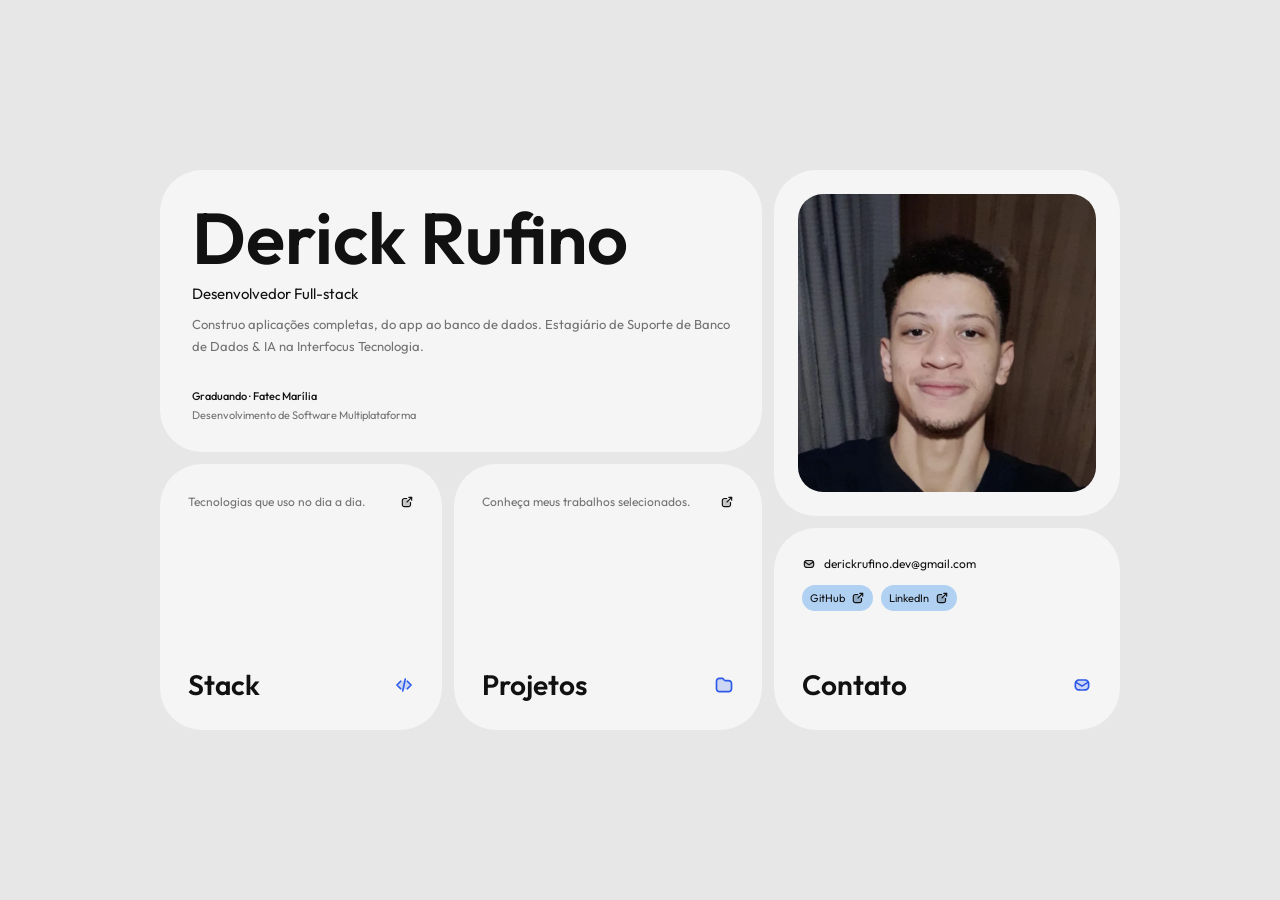
<file: index.html>
<!doctype html>
<html lang="pt-BR">

<head>
  <meta charset="UTF-8" />
  <meta name="viewport" content="width=device-width, initial-scale=1.0" />
  <meta name="description"
    content="Portfólio de Derick Rufino, desenvolvedor full-stack e estudante de Desenvolvimento de Software Multiplataforma na Fatec Marília." />
  <meta name="color-scheme" content="dark light" />

  <link rel="preconnect" href="https://fonts.googleapis.com" />
  <link rel="preconnect" href="https://fonts.gstatic.com" crossorigin />
  <link href="https://fonts.googleapis.com/css2?family=Outfit:wght@100..900&display=swap" rel="stylesheet" />

  <title>Derick Rufino · Portfólio</title>

  <link rel="stylesheet" href="global.css" />
  <link rel="stylesheet" href="icons.css" />
  <link rel="stylesheet" href="style.css" />
</head>

<body class="page-home">
  <main class="bento">
    <h1 class="visually-hidden">Derick Rufino — Portfólio</h1>

    <div class="bento-column bento-main">
      <a class="tile tile-intro" href="sobre.html">
        <span class="intro-profile">
          <span class="intro-name">Derick Rufino</span>
          <span class="intro-role">Desenvolvedor Full-stack</span>
          <span class="intro-summary">Construo aplicações completas, do app ao banco de dados. Estagiário de
            Suporte de Banco de Dados &amp; IA na Interfocus Tecnologia.</span>
        </span>
        <span class="intro-education">
          <span class="intro-institution">Graduando · Fatec Marília</span>
          <span class="intro-course">Desenvolvimento de Software Multiplataforma</span>
        </span>
      </a>

      <div class="bento-shortcuts">
        <a class="tile tile-shortcut tile-stack" href="stack.html">
          <span class="tile-hint">Tecnologias que uso no dia a dia.<span class="icon icon-sm icon-out tone-neutral"
              aria-hidden="true"></span></span>
          <span class="tile-heading">Stack<span class="icon icon-md icon-code tone-accent"
              aria-hidden="true"></span></span>
        </a>

        <a class="tile tile-shortcut tile-projects" href="projetos.html">
          <span class="tile-hint">Conheça meus trabalhos selecionados.<span class="icon icon-sm icon-out tone-neutral"
              aria-hidden="true"></span></span>
          <span class="tile-heading">Projetos<span class="icon icon-md icon-layers tone-accent"
              aria-hidden="true"></span></span>
        </a>
      </div>
    </div>

    <div class="bento-column bento-side">
      <div class="tile tile-photo">
        <img class="photo" src="assets/img/foto.webp" width="720" height="720" alt="Foto de Derick Rufino" />
      </div>

      <!-- Tile clicável com links dentro: o link de fundo cobre o tile e os outros ficam por cima. -->
      <div class="tile tile-shortcut tile-contact">
        <a class="tile-hit" href="sobre.html#contato" aria-label="Contato — ver todas as formas de contato"></a>
        <div class="contact-links">
          <a class="contact-email" href="mailto:derickrufino.dev@gmail.com"><span
              class="icon icon-sm icon-mail tone-neutral" aria-hidden="true"></span>derickrufino.dev@gmail.com</a>
          <div class="contact-socials">
            <a class="contact-pill" href="https://github.com/derick-rufino" target="_blank"
              rel="noopener noreferrer">GitHub<span class="icon icon-sm icon-out tone-neutral"
                aria-hidden="true"></span></a>
            <a class="contact-pill" href="https://www.linkedin.com/in/derick-rufino" target="_blank"
              rel="noopener noreferrer">LinkedIn<span class="icon icon-sm icon-out tone-neutral"
                aria-hidden="true"></span></a>
          </div>
        </div>
        <span class="tile-heading" aria-hidden="true">Contato<span
            class="icon icon-md icon-mail tone-accent"></span></span>
      </div>
    </div>
  </main>
</body>

</html>
</file>
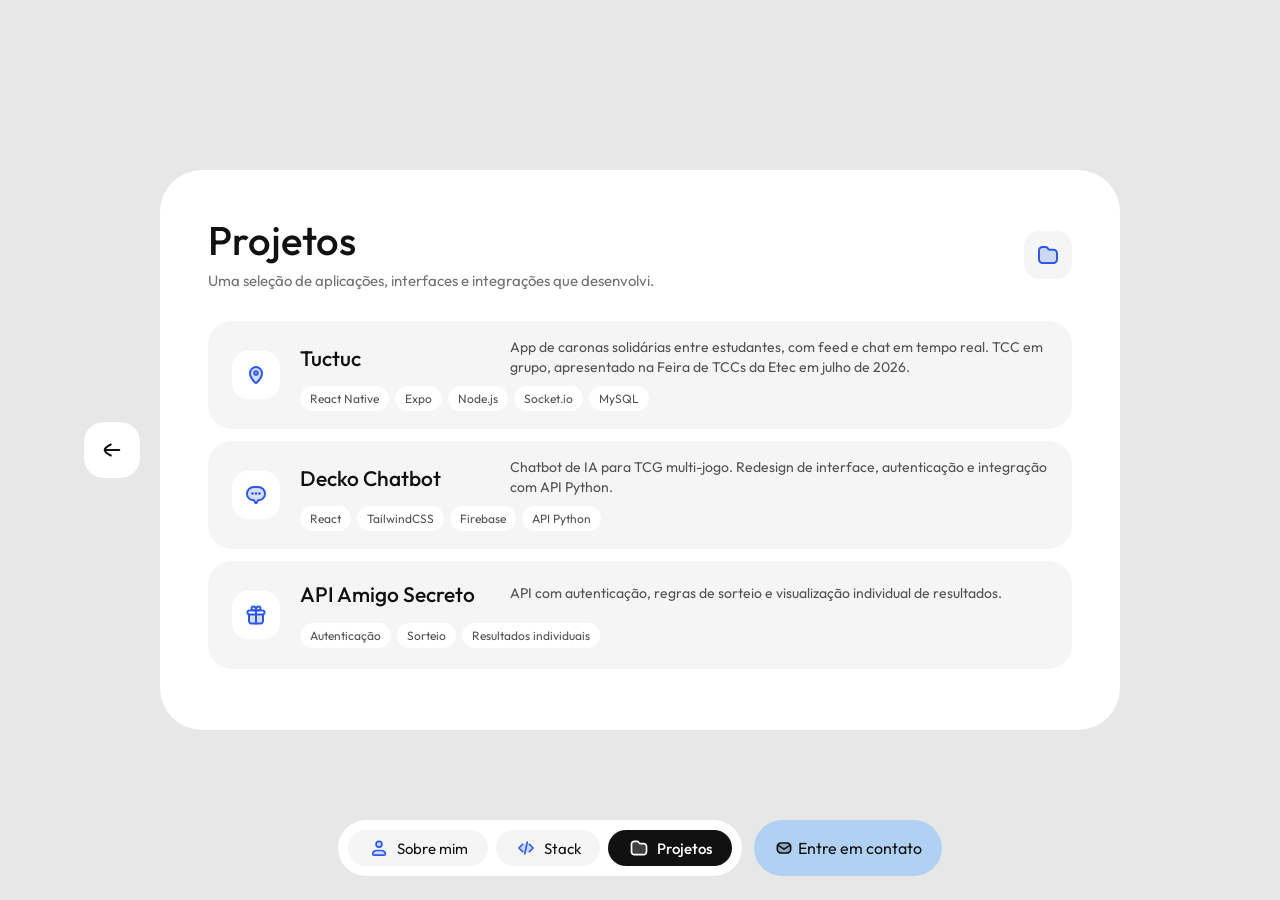
<file: projetos.html>
<!doctype html>
<html lang="pt-BR">

<head>
  <meta charset="UTF-8" />
  <meta name="viewport" content="width=device-width, initial-scale=1.0" />
  <meta name="description" content="Projetos de Derick Rufino: Tuctuc, Decko Chatbot e API Amigo Secreto." />
  <meta name="color-scheme" content="dark light" />

  <link rel="preconnect" href="https://fonts.googleapis.com" />
  <link rel="preconnect" href="https://fonts.gstatic.com" crossorigin />
  <link href="https://fonts.googleapis.com/css2?family=Outfit:wght@100..900&display=swap" rel="stylesheet" />

  <title>Projetos · Derick Rufino</title>

  <link rel="stylesheet" href="global.css" />
  <link rel="stylesheet" href="icons.css" />
  <link rel="stylesheet" href="style.css" />
</head>

<body class="page-section page-projetos">
  <a class="back-button" href="index.html" aria-label="Voltar ao início"><span class="icon icon-lg icon-back tone-neutral"
      aria-hidden="true"></span></a>

  <main class="panel">
    <header class="section-header">
      <div class="section-intro">
        <h1 class="section-title">Projetos</h1>
        <p class="section-subtitle">Uma seleção de aplicações, interfaces e integrações que desenvolvi.</p>
      </div>
      <span class="section-symbol" aria-hidden="true"><span class="icon icon-layers tone-accent"></span></span>
    </header>

    <ul class="project-list">
      <li>
        <article class="card project">
          <span class="project-symbol" aria-hidden="true"><span class="icon icon-car tone-accent"></span></span>
          <h2 class="project-name">Tuctuc</h2>
          <p class="project-description">App de caronas solidárias entre estudantes, com feed e chat em tempo real.
            TCC em grupo, apresentado na Feira de TCCs da Etec em julho de 2026.</p>
          <ul class="tag-list" aria-label="Tecnologias">
            <li class="tag">React Native</li>
            <li class="tag">Expo</li>
            <li class="tag">Node.js</li>
            <li class="tag">Socket.io</li>
            <li class="tag">MySQL</li>
          </ul>
        </article>
      </li>
      <li>
        <article class="card project">
          <span class="project-symbol" aria-hidden="true"><span class="icon icon-bot tone-accent"></span></span>
          <h2 class="project-name">Decko Chatbot</h2>
          <p class="project-description">Chatbot de IA para TCG multi-jogo. Redesign de interface, autenticação e
            integração com API Python.</p>
          <ul class="tag-list" aria-label="Tecnologias">
            <li class="tag">React</li>
            <li class="tag">TailwindCSS</li>
            <li class="tag">Firebase</li>
            <li class="tag">API Python</li>
          </ul>
        </article>
      </li>
      <li>
        <article class="card project">
          <span class="project-symbol" aria-hidden="true"><span class="icon icon-gift tone-accent"></span></span>
          <h2 class="project-name">API Amigo Secreto</h2>
          <p class="project-description">API com autenticação, regras de sorteio e visualização individual de
            resultados.</p>
          <ul class="tag-list" aria-label="Características">
            <li class="tag">Autenticação</li>
            <li class="tag">Sorteio</li>
            <li class="tag">Resultados individuais</li>
          </ul>
        </article>
      </li>
    </ul>
  </main>

  <nav class="bottom-nav" aria-label="Seções">
    <ul class="nav-group">
      <li><a class="nav-item nav-sobre" href="sobre.html"><img class="nav-avatar" src="assets/img/avatar.webp" width="28" height="28" alt="" /><span
            class="icon icon-md icon-user tone-accent" aria-hidden="true"></span><span class="nav-label">Sobre
            mim</span></a></li>
      <li><a class="nav-item nav-stack" href="stack.html"><span class="icon icon-md icon-code tone-accent"
            aria-hidden="true"></span><span class="nav-label">Stack</span></a></li>
      <li><a class="nav-item nav-projetos" href="projetos.html" aria-current="page"><span
            class="icon icon-md icon-layers tone-accent" aria-hidden="true"></span><span
            class="nav-label">Projetos</span></a></li>
    </ul>
    <a class="contact-button" href="sobre.html#contato"><span class="icon icon-md icon-mail tone-neutral"
        aria-hidden="true"></span>Entre em contato</a>
  </nav>
</body>

</html>
</file>
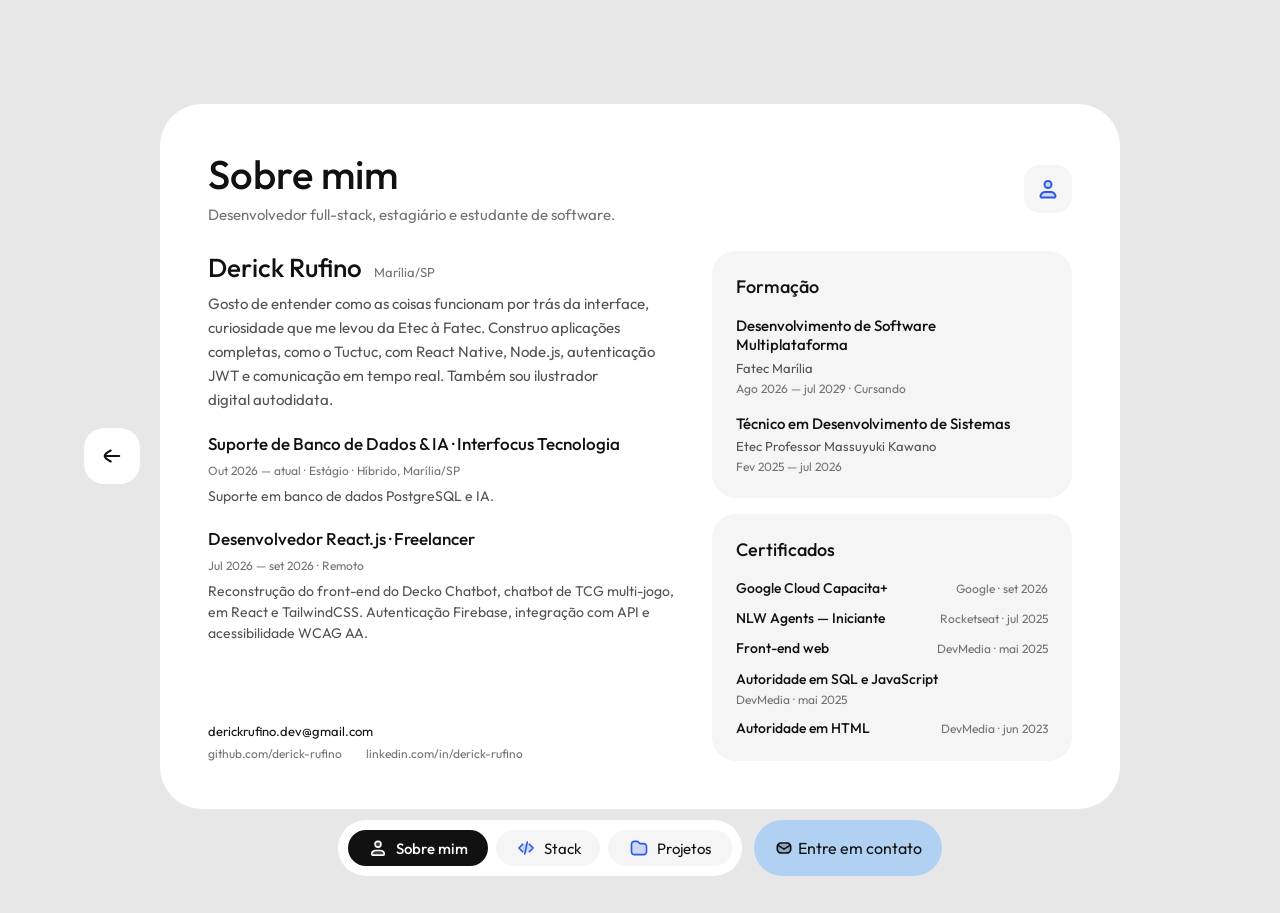
<file: sobre.html>
<!doctype html>
<html lang="pt-BR">

<head>
  <meta charset="UTF-8" />
  <meta name="viewport" content="width=device-width, initial-scale=1.0" />
  <meta name="description"
    content="Sobre Derick Rufino: experiência, formação acadêmica, certificados e contato." />
  <meta name="color-scheme" content="dark light" />

  <link rel="preconnect" href="https://fonts.googleapis.com" />
  <link rel="preconnect" href="https://fonts.gstatic.com" crossorigin />
  <link href="https://fonts.googleapis.com/css2?family=Outfit:wght@100..900&display=swap" rel="stylesheet" />

  <title>Sobre mim · Derick Rufino</title>

  <link rel="stylesheet" href="global.css" />
  <link rel="stylesheet" href="icons.css" />
  <link rel="stylesheet" href="style.css" />
</head>

<body class="page-section page-sobre">
  <a class="back-button" href="index.html" aria-label="Voltar ao início"><span class="icon icon-lg icon-back tone-neutral"
      aria-hidden="true"></span></a>

  <main class="panel">
    <header class="section-header">
      <div class="section-intro">
        <h1 class="section-title">Sobre mim</h1>
        <p class="section-subtitle">Desenvolvedor full-stack, estagiário e estudante de software.</p>
      </div>
      <span class="section-symbol" aria-hidden="true"><span class="icon icon-user tone-accent"></span></span>
    </header>

    <div class="about-track">
      <div class="about-profile">
        <section class="about-block" aria-labelledby="perfil">
          <div class="about-identity">
            <h2 class="about-name" id="perfil">Derick Rufino</h2>
            <span class="text-meta">Marília/SP</span>
          </div>
          <p class="about-bio">
            Gosto de entender como as coisas funcionam por trás da interface, curiosidade que me levou da Etec à
            Fatec. Construo aplicações completas, como o Tuctuc, com React Native, Node.js, autenticação JWT e
            comunicação em tempo real. Também sou ilustrador digital autodidata.
          </p>
        </section>

        <section class="about-experience" aria-labelledby="experiencia">
          <h2 class="visually-hidden" id="experiencia">Experiência</h2>
          <article class="about-block">
            <h3 class="about-role">Suporte de Banco de Dados &amp; IA · Interfocus Tecnologia</h3>
            <span class="text-caption">Out 2026 — atual · Estágio · Híbrido, Marília/SP</span>
            <p class="about-role-description">Suporte em banco de dados PostgreSQL e IA.</p>
          </article>
          <article class="about-block">
            <h3 class="about-role">Desenvolvedor React.js · Freelancer</h3>
            <span class="text-caption">Jul 2026 — set 2026 · Remoto</span>
            <p class="about-role-description">
              Reconstrução do front-end do Decko Chatbot, chatbot de TCG multi-jogo, em React e TailwindCSS.
              Autenticação Firebase, integração com API e acessibilidade WCAG AA.
            </p>
          </article>
        </section>
      </div>

      <div class="about-cards">
        <section class="card about-list" aria-labelledby="formacao">
          <h2 class="card-title" id="formacao">Formação</h2>
          <ul class="about-items">
            <li class="about-item">
              <h3 class="about-item-title">Desenvolvimento de Software Multiplataforma</h3>
              <span class="text-meta about-item-source">Fatec Marília</span>
              <span class="text-caption">Ago 2026 — jul 2029 · Cursando</span>
            </li>
            <li class="about-item">
              <h3 class="about-item-title">Técnico em Desenvolvimento de Sistemas</h3>
              <span class="text-meta about-item-source">Etec Professor Massuyuki Kawano</span>
              <span class="text-caption">Fev 2025 — jul 2026</span>
            </li>
          </ul>
        </section>

        <section class="card about-list" aria-labelledby="certificados">
          <h2 class="card-title" id="certificados">Certificados</h2>
          <ul class="about-items about-items-compact">
            <li class="about-item">
              <h3 class="about-item-title">Google Cloud Capacita+</h3>
              <span class="text-caption">Google · set 2026</span>
            </li>
            <li class="about-item">
              <h3 class="about-item-title">NLW Agents — Iniciante</h3>
              <span class="text-caption">Rocketseat · jul 2025</span>
            </li>
            <li class="about-item">
              <h3 class="about-item-title">Front-end web</h3>
              <span class="text-caption">DevMedia · mai 2025</span>
            </li>
            <li class="about-item">
              <h3 class="about-item-title">Autoridade em SQL e JavaScript</h3>
              <span class="text-caption">DevMedia · mai 2025</span>
            </li>
            <li class="about-item">
              <h3 class="about-item-title">Autoridade em HTML</h3>
              <span class="text-caption">DevMedia · jun 2023</span>
            </li>
          </ul>
        </section>
      </div>
      <address class="about-contact" id="contato">
        <h2 class="visually-hidden">Contato</h2>
        <a class="about-email" href="mailto:derickrufino.dev@gmail.com">derickrufino.dev@gmail.com</a>
        <div class="about-socials">
          <a class="text-caption" href="https://github.com/derick-rufino" target="_blank"
            rel="noopener noreferrer">github.com/derick-rufino</a>
          <a class="text-caption" href="https://www.linkedin.com/in/derick-rufino" target="_blank"
            rel="noopener noreferrer">linkedin.com/in/derick-rufino</a>
        </div>
      </address>
    </div>
  </main>

  <nav class="bottom-nav" aria-label="Seções">
    <ul class="nav-group">
      <li><a class="nav-item nav-sobre" href="sobre.html" aria-current="page"><img class="nav-avatar" src="assets/img/avatar.webp" width="28" height="28" alt="" /><span class="icon icon-md icon-user tone-accent"
            aria-hidden="true"></span><span class="nav-label">Sobre mim</span></a></li>
      <li><a class="nav-item nav-stack" href="stack.html"><span class="icon icon-md icon-code tone-accent"
            aria-hidden="true"></span><span class="nav-label">Stack</span></a></li>
      <li><a class="nav-item nav-projetos" href="projetos.html"><span class="icon icon-md icon-layers tone-accent"
            aria-hidden="true"></span><span class="nav-label">Projetos</span></a></li>
    </ul>
    <a class="contact-button" href="sobre.html#contato"><span class="icon icon-md icon-mail tone-neutral"
        aria-hidden="true"></span>Entre em contato</a>
  </nav>
</body>

</html>
</file>
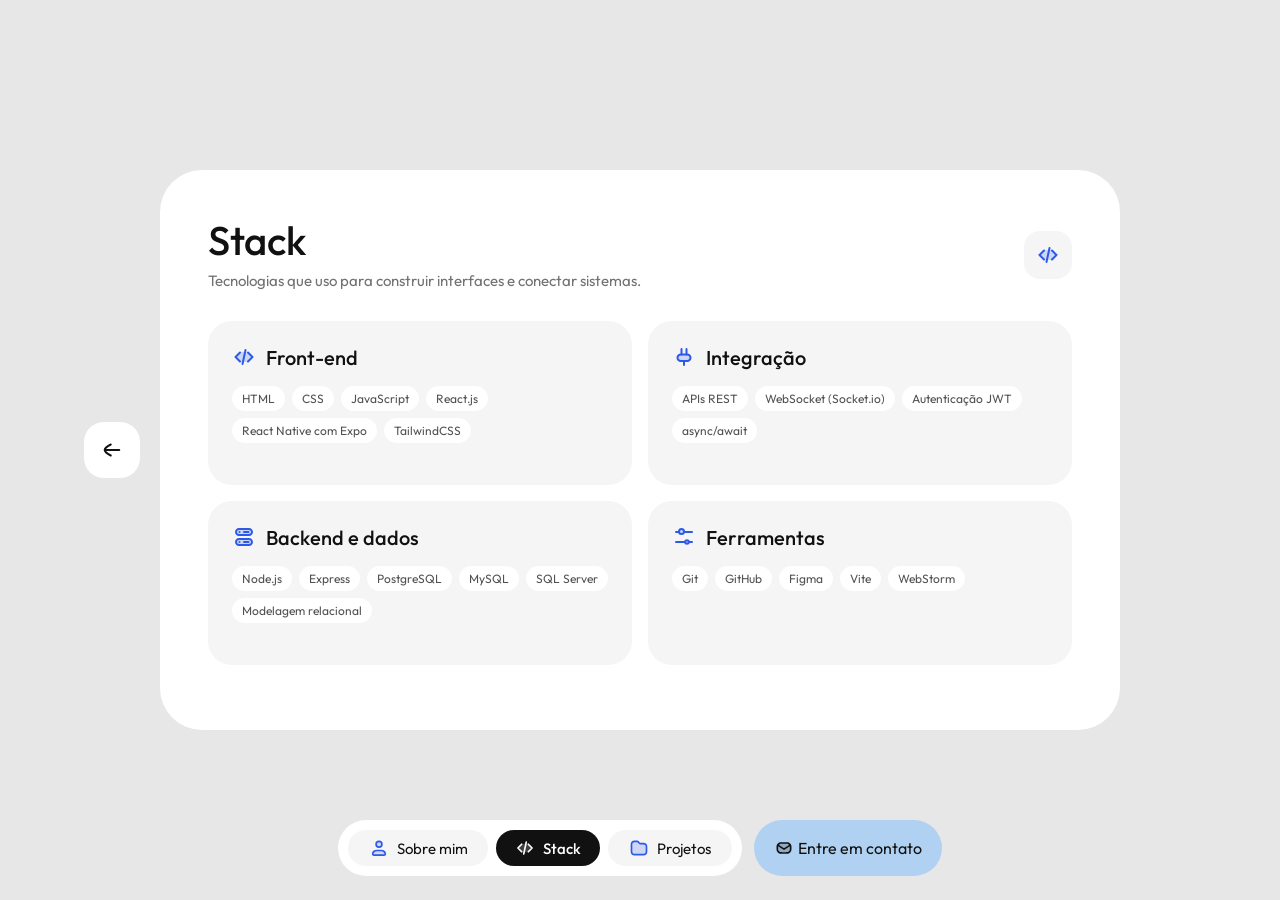
<file: stack.html>
<!doctype html>
<html lang="pt-BR">

<head>
  <meta charset="UTF-8" />
  <meta name="viewport" content="width=device-width, initial-scale=1.0" />
  <meta name="description" content="Tecnologias que Derick Rufino usa: front-end, integração, back-end, dados e ferramentas." />
  <meta name="color-scheme" content="dark light" />

  <link rel="preconnect" href="https://fonts.googleapis.com" />
  <link rel="preconnect" href="https://fonts.gstatic.com" crossorigin />
  <link href="https://fonts.googleapis.com/css2?family=Outfit:wght@100..900&display=swap" rel="stylesheet" />

  <title>Stack · Derick Rufino</title>

  <link rel="stylesheet" href="global.css" />
  <link rel="stylesheet" href="icons.css" />
  <link rel="stylesheet" href="style.css" />
</head>

<body class="page-section page-stack">
  <a class="back-button" href="index.html" aria-label="Voltar ao início"><span class="icon icon-lg icon-back tone-neutral"
      aria-hidden="true"></span></a>

  <main class="panel">
    <header class="section-header">
      <div class="section-intro">
        <h1 class="section-title">Stack</h1>
        <p class="section-subtitle">Tecnologias que uso para construir interfaces e conectar sistemas.</p>
      </div>
      <span class="section-symbol" aria-hidden="true"><span class="icon icon-code tone-accent"></span></span>
    </header>

    <div class="stack-grid">
      <section class="card stack-group" aria-labelledby="front-end">
        <h2 class="stack-category" id="front-end"><span class="icon icon-lg icon-code tone-accent"
            aria-hidden="true"></span>Front-end</h2>
        <ul class="tag-list">
          <li class="tag">HTML</li>
          <li class="tag">CSS</li>
          <li class="tag">JavaScript</li>
          <li class="tag">React.js</li>
          <li class="tag">React Native com Expo</li>
          <li class="tag">TailwindCSS</li>
        </ul>
      </section>
      <section class="card stack-group" aria-labelledby="integracao">
        <h2 class="stack-category" id="integracao"><span class="icon icon-lg icon-plug tone-accent"
            aria-hidden="true"></span>Integração</h2>
        <ul class="tag-list">
          <li class="tag">APIs REST</li>
          <li class="tag">WebSocket (Socket.io)</li>
          <li class="tag">Autenticação JWT</li>
          <li class="tag">async/await</li>
        </ul>
      </section>
      <section class="card stack-group" aria-labelledby="backend">
        <h2 class="stack-category" id="backend"><span class="icon icon-lg icon-database tone-accent"
            aria-hidden="true"></span>Backend e dados</h2>
        <ul class="tag-list">
          <li class="tag">Node.js</li>
          <li class="tag">Express</li>
          <li class="tag">PostgreSQL</li>
          <li class="tag">MySQL</li>
          <li class="tag">SQL Server</li>
          <li class="tag">Modelagem relacional</li>
        </ul>
      </section>
      <section class="card stack-group" aria-labelledby="ferramentas">
        <h2 class="stack-category" id="ferramentas"><span class="icon icon-lg icon-settings tone-accent"
            aria-hidden="true"></span>Ferramentas</h2>
        <ul class="tag-list">
          <li class="tag">Git</li>
          <li class="tag">GitHub</li>
          <li class="tag">Figma</li>
          <li class="tag">Vite</li>
          <li class="tag">WebStorm</li>
        </ul>
      </section>
    </div>
  </main>

  <nav class="bottom-nav" aria-label="Seções">
    <ul class="nav-group">
      <li><a class="nav-item nav-sobre" href="sobre.html"><img class="nav-avatar" src="assets/img/avatar.webp" width="28" height="28" alt="" /><span
            class="icon icon-md icon-user tone-accent" aria-hidden="true"></span><span class="nav-label">Sobre
            mim</span></a></li>
      <li><a class="nav-item nav-stack" href="stack.html" aria-current="page"><span
            class="icon icon-md icon-code tone-accent" aria-hidden="true"></span><span
            class="nav-label">Stack</span></a></li>
      <li><a class="nav-item nav-projetos" href="projetos.html"><span class="icon icon-md icon-layers tone-accent"
            aria-hidden="true"></span><span class="nav-label">Projetos</span></a></li>
    </ul>
    <a class="contact-button" href="sobre.html#contato"><span class="icon icon-md icon-mail tone-neutral"
        aria-hidden="true"></span>Entre em contato</a>
  </nav>
</body>

</html>
</file>
<file: global.css>
/* ==========================================================================
   tokens.css
   Gerado a partir das variáveis do Figma:
   "Portfólio — Primitivas", "Portfólio — Cores" (Escuro/Claro) e
   "Portfólio — Dimensões" (Desktop/Mobile).

   Regra de nomes: "surface/panel" vira --surface-panel.
   Medidas em rem (base de 16px). Carregue ANTES do style.css.
   ========================================================================== */

:root {
    /* ===== Primitivas (Figma: Primitivas) ===== */
    --neutral-0: #ffffff;
    --neutral-25: #f4f6fa;
    --neutral-50: #f5f5f5;
    --neutral-100: #e7e7e7;
    --neutral-150: #e8edf5;
    --neutral-200: #d5dce7;
    --neutral-300: #c0c8d4;
    --neutral-400: #a3aebd;
    --neutral-450: #8b96aa;
    --neutral-500: #727272;
    --neutral-600: #525252;
    --neutral-700: #444444;
    --neutral-750: #303844;
    --neutral-800: #252b34;
    --neutral-850: #20252d;
    --neutral-875: #1b1f26;
    --neutral-900: #111111;
    --neutral-925: #171b21;
    --neutral-950: #101216;

    --gray-100: #ececec;
    --gray-200: #dadada;
    --gray-300: #c5c5c5;
    --gray-400: #ababab;
    --gray-500: #949494;
    --gray-750: #373737;
    --gray-800: #2a2a2a;
    --gray-850: #242424;
    --gray-900: #1e1e1e;
    --gray-925: #1a1a1a;

    --blue-100: #b0d1f2;
    --blue-300: #8aa6ff;
    --blue-400: #397de0;
    --blue-500: #2d59e9;
    --blue-600: #136eb8;
    --blue-650: #2850d0;
    --blue-800: #104f86;
    --blue-925: #172544;
    --blue-950: #21365e;

    --opacity-duotone: 14%;
    --opacity-muted: 35%;

    /* ===== Cores, modo Escuro (padrão do site) ===== */
    color-scheme: dark;
    --background-canvas: var(--neutral-900);
    --background-components: var(--gray-925);
    --surface-panel: var(--gray-900);
    --surface-tile: var(--gray-850);
    --surface-subtle: var(--gray-800);
    --surface-chip: var(--gray-750);
    --surface-media: var(--gray-750);
    --surface-active: var(--gray-100);
    --surface-accent: var(--blue-925);
    --text-primary: var(--neutral-50);
    --text-secondary: var(--gray-300);
    --text-muted: var(--gray-400);
    --text-on-active: var(--neutral-900);
    --icon-primary: var(--gray-200);
    --icon-on-active: var(--neutral-900);
    --accent-primary: var(--blue-650);
    --accent-ambient: var(--blue-800);
    --border-subtle: var(--gray-500);

    /* Cores com transparência (cor + opacidade das primitivas) */
    --accent-primary-soft: color-mix(in srgb, var(--accent-primary) var(--opacity-duotone), transparent);
    --icon-primary-soft: color-mix(in srgb, var(--icon-primary) var(--opacity-duotone), transparent);
    --icon-primary-muted: color-mix(in srgb, var(--icon-primary) var(--opacity-muted), transparent);
    --accent-primary-muted: color-mix(in srgb, var(--accent-primary) var(--opacity-muted), transparent);
    --icon-on-active-muted: color-mix(in srgb, var(--icon-on-active) var(--opacity-muted), transparent);

    /* ===== Dimensões, modo Desktop (Figma: Dimensões) ===== */
    /* Ícones */
    --icon-small: 0.875rem;
    --icon-medium: 1.25rem;
    --icon-large: 1.5rem;

    /* Espaçamentos */
    --space-0: 0;
    --space-4: 0.25rem;
    --space-5: 0.3125rem;
    --space-6: 0.375rem;
    --space-7: 0.4375rem;
    --space-8: 0.5rem;
    --space-10: 0.625rem;
    --space-12: 0.75rem;
    --space-14: 0.875rem;
    --space-16: 1rem;
    --space-17: 1.0625rem;
    --space-18: 1.125rem;
    --space-20: 1.25rem;
    --space-21: 1.3125rem;
    --space-24: 1.5rem;
    --space-28: 1.75rem;
    --space-32: 2rem;
    --space-48: 3rem;

    /* Tipografia */
    --type-caption-xs: 0.5625rem;
    --type-caption: 0.6875rem;
    --type-body-sm: 0.75rem;
    --type-body: 0.8125rem;
    --type-body-md: 0.875rem;
    --type-navigation: 0.9375rem;
    --type-body-lg: 1rem;
    --type-subtitle: 1.0625rem;
    --type-lead: 1.125rem;
    --type-heading-xs: 1.25rem;
    --type-heading-sm: 1.3125rem;
    --type-heading-md: 1.625rem;
    --type-heading-lg: 1.75rem;
    --type-heading-xl: 2.5rem;
    --type-display: 4.5rem;

    /* Raios */
    --radius-panel: 2.625rem;
    --radius-card: 1.5rem;
    --radius-control: 1.25rem;
    --radius-icon-box: 1rem;
    --radius-pill: 999px;

    /* Layout */
    --layout-page-gutter: 3rem;
    --layout-panel-padding: 3rem;
    --layout-card-padding: 1.5rem;
    --layout-tile-padding: 1.75rem;
    --layout-gap-grid: 0.75rem;
    --layout-gap-stack: 1.75rem;
    --layout-container-max: 60rem;
    --layout-container-min: 20rem;
    --layout-card-min: 17.5rem;
    --layout-tile-min: 16.625rem;

    /* Tamanhos */
    --size-touch-min: 2.75rem;
    --size-control: 3.5rem;
    --size-icon-box: 3rem;
    --size-screen-min-height: 60rem;

    /* Breakpoints (referência: var() não funciona dentro de @media,
     então use os valores literais 768px e 1024px nas media queries) */
    --breakpoint-tablet: 768px;
    --breakpoint-desktop: 1024px;
}

/* ===== Dimensões, modo Mobile: só o que muda em relação ao Desktop ===== */
@media (max-width: 767px) {
    :root {
        /* Tipografia */
        --type-caption-xs: 0.6875rem;
        --type-caption: 0.75rem;
        --type-body-sm: 0.8125rem;
        --type-body: 0.875rem;
        --type-navigation: 0.875rem;
        --type-subtitle: 1rem;
        --type-lead: 1.0625rem;
        --type-heading-xs: 1.125rem;
        --type-heading-sm: 1.25rem;
        --type-heading-md: 1.375rem;
        --type-heading-lg: 1.5rem;
        --type-heading-xl: 2rem;
        --type-display: 2.75rem;

        /* Raios */
        --radius-panel: 1.75rem;
        --radius-card: 1.25rem;
        --radius-control: 1.125rem;
        --radius-icon-box: 0.875rem;

        /* Layout */
        --layout-page-gutter: 1rem;
        --layout-panel-padding: 1.25rem;
        --layout-card-padding: 1rem;
        --layout-tile-padding: 1.25rem;
        --layout-gap-stack: 1.25rem;
        --layout-container-max: 30rem;
        --layout-tile-min: 9.375rem;

        /* Tamanhos */
        --size-control: 3rem;
        --size-icon-box: 2.75rem;
        --size-screen-min-height: 52.75rem;
    }
}

/* ===== Cores, modo Claro (Figma: Cores → Claro) =====
   Segue a preferência do sistema, sem JavaScript. */
@media (prefers-color-scheme: light) {
    :root {
        color-scheme: light;
        --background-canvas: var(--neutral-100);
        --background-components: var(--neutral-700);
        --surface-panel: var(--neutral-0);
        --surface-tile: var(--neutral-50);
        --surface-subtle: var(--neutral-50);
        --surface-chip: var(--neutral-0);
        --surface-media: var(--neutral-100);
        --surface-active: var(--neutral-900);
        --surface-accent: var(--blue-100);
        --text-primary: var(--neutral-900);
        --text-secondary: var(--neutral-600);
        --text-muted: var(--neutral-500);
        --text-on-active: var(--neutral-0);
        --icon-primary: var(--neutral-900);
        --icon-on-active: var(--neutral-0);
        --accent-primary: var(--blue-500);
        --accent-ambient: var(--blue-600);
        --border-subtle: var(--neutral-0);
    }
}
</file>
<file: icons.css>
/* ==========================================================================
   icons.css — ícones do kit do Figma embutidos como data URI.
   Gerado a partir de assets/icons/*.svg (kit de ícones do Derick, estilo preenchido). Data URI (em vez de url("arquivo.svg"))
   porque mask-image com arquivo externo é bloqueado ao abrir o site do disco
   (file://). A cor vem do tema via currentColor; a opacidade do duotone fica
   na máscara.
   ========================================================================== */
.icon-back { mask-image: url("data:image/svg+xml,%3Csvg width='24' height='24' viewBox='0 0 24 24' fill='none' xmlns='http://www.w3.org/2000/svg'%3E%3Cg%3E%3Cg%3E%3Cpath d='M4.75 12H19.25' stroke='%23000' stroke-width='2' stroke-linecap='round' stroke-linejoin='round'/%3E%3Cpath d='M10.75 17.5C10.75 17.5 4.75 14.5 4.75 12C4.75 9.5 10.75 6.5 10.75 6.5' stroke='%23000' stroke-width='2' stroke-linecap='round' stroke-linejoin='round'/%3E%3C/g%3E%3C/g%3E%3C/svg%3E"); }
.icon-bot { mask-image: url("data:image/svg+xml,%3Csvg width='24' height='24' viewBox='0 0 24 24' fill='none' xmlns='http://www.w3.org/2000/svg'%3E%3Cg%3E%3Cg%3E%3Cpath d='M9.75 4H14.25C16.0402 4 17.7571 4.70382 19.023 5.95662C20.2888 7.20943 21 8.9086 21 10.6803C21 12.4521 20.2888 14.1512 19.023 15.404C17.7571 16.6568 16.0402 17.3607 14.25 17.3607H13.8L12.72 19.6765C12.24 20.5078 11.76 20.5078 11.28 19.6765L10.2 17.3607H9.75C7.95979 17.3607 6.2429 16.6568 4.97703 15.404C3.71116 14.1512 3 12.4521 3 10.6803C3 8.9086 3.71116 7.20943 4.97703 5.95662C6.2429 4.70382 7.95979 4 9.75 4Z' fill='%23000' fill-opacity='0.2' stroke='%23000' stroke-width='2' stroke-linecap='round' stroke-linejoin='round'/%3E%3Ccircle cx='8.5' cy='10.5' r='1.3' fill='%23000'/%3E%3Ccircle cx='12' cy='10.5' r='1.3' fill='%23000'/%3E%3Ccircle cx='15.5' cy='10.5' r='1.3' fill='%23000'/%3E%3C/g%3E%3C/g%3E%3C/svg%3E"); }
.icon-car { mask-image: url("data:image/svg+xml,%3Csvg width='24' height='24' viewBox='0 0 24 24' fill='none' xmlns='http://www.w3.org/2000/svg'%3E%3Cg%3E%3Cg%3E%3Cpath d='M12.957 19.5671C12.4261 20.1141 11.5739 20.1141 11.043 19.5671C9.34913 17.822 6 13.9082 6 10.2432C6 8.58743 6.63214 6.99944 7.75736 5.8286C8.88258 4.65777 10.4087 4 12 4C13.5913 4 15.1174 4.65777 16.2426 5.8286C17.3679 6.99944 18 8.58743 18 10.2432C18 13.9082 14.6509 17.822 12.957 19.5671Z' fill='%23000' fill-opacity='0.2' stroke='%23000' stroke-width='2' stroke-linecap='round' stroke-linejoin='round'/%3E%3Ccircle cx='12' cy='9.99995' r='1.8' stroke='%23000' stroke-width='2' stroke-linecap='round' stroke-linejoin='round'/%3E%3C/g%3E%3C/g%3E%3C/svg%3E"); }
.icon-code { mask-image: url("data:image/svg+xml,%3Csvg width='24' height='24' viewBox='0 0 24 24' fill='none' xmlns='http://www.w3.org/2000/svg'%3E%3Cg%3E%3Cg%3E%3Cpath d='M7.5 7H16.5L20.5 12L16.5 17H7.5L3.5 12L7.5 7Z' fill='%23000' fill-opacity='0.2'/%3E%3Cpath d='M8 7.5L3.5 12L8 16.5M16 7.5L20.5 12L16 16.5M13.5 5L10.5 19' stroke='%23000' stroke-width='2' stroke-linecap='round' stroke-linejoin='round'/%3E%3C/g%3E%3C/g%3E%3C/svg%3E"); }
.icon-database { mask-image: url("data:image/svg+xml,%3Csvg width='24' height='24' viewBox='0 0 24 24' fill='none' xmlns='http://www.w3.org/2000/svg'%3E%3Cg%3E%3Cg%3E%3Cg%3E%3Cpath d='M4 7C4 5.34315 5.34315 4 7 4H17C18.6569 4 20 5.34315 20 7C20 8.65685 18.6569 10 17 10H7C5.34315 10 4 8.65685 4 7Z' fill='%23000' fill-opacity='0.2'/%3E%3Cpath d='M4 7M20 7M20 7M4 7M7 4V5H17V4V3H7V4ZM20 7M17 10V9H7V10V11H17V10ZM4 7M7 10V9C5.89543 9 5 8.10457 5 7H4H3C3 9.20914 4.79086 11 7 11V10ZM20 7H19C19 8.10457 18.1046 9 17 9V10V11C19.2091 11 21 9.20914 21 7H20ZM17 4V5C18.1046 5 19 5.89543 19 7H20H21C21 4.79086 19.2091 3 17 3V4ZM7 4V3C4.79086 3 3 4.79086 3 7H4H5C5 5.89543 5.89543 5 7 5V4Z' fill='%23000'/%3E%3C/g%3E%3Cg%3E%3Cpath d='M4 17C4 15.3431 5.34315 14 7 14H17C18.6569 14 20 15.3431 20 17C20 18.6569 18.6569 20 17 20H7C5.34315 20 4 18.6569 4 17Z' fill='%23000' fill-opacity='0.2'/%3E%3Cpath d='M4 17M20 17M20 17M4 17M7 14V15H17V14V13H7V14ZM20 17M17 20V19H7V20V21H17V20ZM4 17M7 20V19C5.89543 19 5 18.1046 5 17H4H3C3 19.2091 4.79086 21 7 21V20ZM20 17H19C19 18.1046 18.1046 19 17 19V20V21C19.2091 21 21 19.2091 21 17H20ZM17 14V15C18.1046 15 19 15.8954 19 17H20H21C21 14.7909 19.2091 13 17 13V14ZM7 14V13C4.79086 13 3 14.7909 3 17H4H5C5 15.8954 5.89543 15 7 15V14Z' fill='%23000'/%3E%3C/g%3E%3Cpath d='M12 7H16.5' stroke='%23000' stroke-width='2' stroke-linecap='round' stroke-linejoin='round'/%3E%3Cpath d='M12 17H16.5' stroke='%23000' stroke-width='2' stroke-linecap='round' stroke-linejoin='round'/%3E%3Ccircle cx='7.5' cy='7' r='1' fill='%23000'/%3E%3Ccircle cx='7.5' cy='17' r='1' fill='%23000'/%3E%3C/g%3E%3C/g%3E%3C/svg%3E"); }
.icon-gift { mask-image: url("data:image/svg+xml,%3Csvg width='24' height='24' viewBox='0 0 24 24' fill='none' xmlns='http://www.w3.org/2000/svg'%3E%3Cg%3E%3Cg%3E%3Cpath d='M5 11.5H19V18C19 18.3283 18.9353 18.6534 18.8097 18.9567C18.6841 19.26 18.4999 19.5356 18.2678 19.7678C18.0356 19.9999 17.76 20.1841 17.4567 20.3097C17.1534 20.4353 16.8283 20.5 16.5 20.5H7.5C7.1717 20.5 6.84661 20.4353 6.54329 20.3097C6.23998 20.1841 5.96438 19.9999 5.73223 19.7678C5.50009 19.5356 5.31594 19.26 5.1903 18.9567C5.06466 18.6534 5 18.3283 5 18V11.5Z' fill='%23000' fill-opacity='0.2'/%3E%3Cpath d='M5.3 7.5H18.7C19.1774 7.5 19.6352 7.68964 19.9728 8.02721C20.3104 8.36477 20.5 8.82261 20.5 9.3V9.7C20.5 9.93638 20.4534 10.1704 20.363 10.3888C20.2725 10.6072 20.1399 10.8056 19.9728 10.9728C19.8056 11.1399 19.6072 11.2725 19.3888 11.363C19.1704 11.4534 18.9364 11.5 18.7 11.5H5.3C5.06362 11.5 4.82956 11.4534 4.61117 11.363C4.39278 11.2725 4.19435 11.1399 4.02721 10.9728C3.86006 10.8056 3.72748 10.6072 3.63702 10.3888C3.54656 10.1704 3.5 9.93638 3.5 9.7V9.3C3.5 8.82261 3.68964 8.36477 4.02721 8.02721C4.36477 7.68964 4.82261 7.5 5.3 7.5Z' stroke='%23000' stroke-width='2' stroke-linecap='round' stroke-linejoin='round'/%3E%3Cpath d='M5 11.5V18C5 18.3283 5.06466 18.6534 5.1903 18.9567C5.31594 19.26 5.50009 19.5356 5.73223 19.7678C5.96438 19.9999 6.23998 20.1841 6.54329 20.3097C6.84661 20.4353 7.1717 20.5 7.5 20.5H16.5C16.8283 20.5 17.1534 20.4353 17.4567 20.3097C17.76 20.1841 18.0356 19.9999 18.2678 19.7678C18.4999 19.5356 18.6841 19.26 18.8097 18.9567C18.9353 18.6534 19 18.3283 19 18V11.5' stroke='%23000' stroke-width='2' stroke-linecap='round' stroke-linejoin='round'/%3E%3Cpath d='M12 7.5V20.5' stroke='%23000' stroke-width='2' stroke-linecap='round' stroke-linejoin='round'/%3E%3Cpath d='M12 7.5C10 7.5 7.5 6.8 7.5 5.3C7.5 4.82261 7.68964 4.36477 8.02721 4.02721C8.36477 3.68964 8.82261 3.5 9.3 3.5C11 3.5 12 5.5 12 7.5Z' stroke='%23000' stroke-width='2' stroke-linecap='round' stroke-linejoin='round'/%3E%3Cpath d='M12 7.5C14 7.5 16.5 6.8 16.5 5.3C16.5 5.06362 16.4534 4.82956 16.363 4.61117C16.2725 4.39278 16.1399 4.19435 15.9728 4.02721C15.8056 3.86006 15.6072 3.72748 15.3888 3.63702C15.1704 3.54656 14.9364 3.5 14.7 3.5C13 3.5 12 5.5 12 7.5Z' stroke='%23000' stroke-width='2' stroke-linecap='round' stroke-linejoin='round'/%3E%3C/g%3E%3C/g%3E%3C/svg%3E"); }
.icon-layers { mask-image: url("data:image/svg+xml,%3Csvg width='24' height='24' viewBox='0 0 24 24' fill='none' xmlns='http://www.w3.org/2000/svg'%3E%3Cg%3E%3Cg%3E%3Cpath d='M6.5 4H9.7C10.3 4 10.8 4.25 11.2 4.7L12.3 6C12.7 6.45 13.2 6.7 13.8 6.7H17.5C18.4283 6.7 19.3185 7.06875 19.9749 7.72513C20.6313 8.3815 21 9.27174 21 10.2V16.5C21 17.4283 20.6313 18.3185 19.9749 18.9749C19.3185 19.6313 18.4283 20 17.5 20H6.5C5.57174 20 4.6815 19.6313 4.02513 18.9749C3.36875 18.3185 3 17.4283 3 16.5V7.5C3 6.57174 3.36875 5.6815 4.02513 5.02513C4.6815 4.36875 5.57174 4 6.5 4Z' fill='%23000' fill-opacity='0.2' stroke='%23000' stroke-width='2' stroke-linecap='round' stroke-linejoin='round'/%3E%3C/g%3E%3C/g%3E%3C/svg%3E"); }
.icon-mail { mask-image: url("data:image/svg+xml,%3Csvg width='24' height='24' viewBox='0 0 24 24' fill='none' xmlns='http://www.w3.org/2000/svg'%3E%3Cg%3E%3Cg%3E%3Cg%3E%3Cpath d='M4 12C4 10.605 4 9.90756 4.15333 9.33531C4.56944 7.7824 5.7824 6.56944 7.33531 6.15333C7.90756 6 8.60504 6 10 6H14C15.395 6 16.0924 6 16.6647 6.15333C18.2176 6.56944 19.4306 7.7824 19.8467 9.33531C20 9.90756 20 10.605 20 12C20 13.395 20 14.0924 19.8467 14.6647C19.4306 16.2176 18.2176 17.4306 16.6647 17.8467C16.0924 18 15.395 18 14 18H10C8.60504 18 7.90756 18 7.33531 17.8467C5.7824 17.4306 4.56944 16.2176 4.15333 14.6647C4 14.0924 4 13.395 4 12Z' fill='%23000' fill-opacity='0.2'/%3E%3Cpath d='M7.33531 17.8467L7.59413 16.8807L7.33531 17.8467ZM4 12M4.15333 14.6647L3.18741 14.9235L4.15333 14.6647ZM20 12M19.8467 14.6647L18.8807 14.4059L19.8467 14.6647ZM16.6647 17.8467L16.9235 18.8126L16.6647 17.8467ZM20 12M19.8467 9.33531L18.8807 9.59413L19.8467 9.33531ZM4 12M4.15333 9.33531L3.18741 9.0765L4.15333 9.33531ZM10 6V7H14V6V5H10V6ZM20 12M14 18V17H10V18V19H14V18ZM4 12M10 18V17C8.54066 17 8.00716 16.9914 7.59413 16.8807L7.33531 17.8467L7.0765 18.8126C7.80797 19.0086 8.66942 19 10 19V18ZM4 12H3C3 13.3306 2.99141 14.192 3.18741 14.9235L4.15333 14.6647L5.11926 14.4059C5.00859 13.9928 5 13.4593 5 12H4ZM7.33531 17.8467L7.59413 16.8807C6.38631 16.5571 5.44289 15.6137 5.11926 14.4059L4.15333 14.6647L3.18741 14.9235C3.69598 16.8215 5.17849 18.304 7.0765 18.8126L7.33531 17.8467ZM20 12H19C19 13.4593 18.9914 13.9928 18.8807 14.4059L19.8467 14.6647L20.8126 14.9235C21.0086 14.192 21 13.3306 21 12H20ZM14 18V19C15.3306 19 16.192 19.0086 16.9235 18.8126L16.6647 17.8467L16.4059 16.8807C15.9928 16.9914 15.4593 17 14 17V18ZM19.8467 14.6647L18.8807 14.4059C18.5571 15.6137 17.6137 16.5571 16.4059 16.8807L16.6647 17.8467L16.9235 18.8126C18.8215 18.304 20.304 16.8215 20.8126 14.9235L19.8467 14.6647ZM14 6V7C15.4593 7 15.9928 7.00859 16.4059 7.11926L16.6647 6.15333L16.9235 5.18741C16.192 4.99141 15.3306 5 14 5V6ZM20 12H21C21 10.6694 21.0086 9.80797 20.8126 9.0765L19.8467 9.33531L18.8807 9.59413C18.9914 10.0072 19 10.5407 19 12H20ZM16.6647 6.15333L16.4059 7.11926C17.6137 7.44289 18.5571 8.38631 18.8807 9.59413L19.8467 9.33531L20.8126 9.0765C20.304 7.17849 18.8215 5.69598 16.9235 5.18741L16.6647 6.15333ZM10 6V5C8.66942 5 7.80797 4.99141 7.0765 5.18741L7.33531 6.15333L7.59413 7.11926C8.00716 7.00859 8.54066 7 10 7V6ZM4 12H5C5 10.5407 5.00859 10.0072 5.11926 9.59413L4.15333 9.33531L3.18741 9.0765C2.99141 9.80797 3 10.6694 3 12H4ZM7.33531 6.15333L7.0765 5.18741C5.17849 5.69598 3.69598 7.17849 3.18741 9.0765L4.15333 9.33531L5.11926 9.59413C5.44289 8.38631 6.38631 7.44289 7.59413 7.11926L7.33531 6.15333Z' fill='%23000'/%3E%3C/g%3E%3Cpath d='M4.5 8.59998L12 13.4L19.5 8.59998' stroke='%23000' stroke-width='2' stroke-linecap='round' stroke-linejoin='round'/%3E%3C/g%3E%3C/g%3E%3C/svg%3E"); }
.icon-out { mask-image: url("data:image/svg+xml,%3Csvg width='24' height='24' viewBox='0 0 24 24' fill='none' xmlns='http://www.w3.org/2000/svg'%3E%3Cg%3E%3Cg%3E%3Cpath d='M11.5833 6H7.5C6.57174 6 5.6815 6.36875 5.02513 7.02513C4.36875 7.6815 4 8.57174 4 9.5V16.5C4 17.4283 4.36875 18.3185 5.02513 18.9749C5.6815 19.6313 6.57174 20 7.5 20H14.5C15.4283 20 16.3185 19.6313 16.9749 18.9749C17.6313 18.3185 18 17.4283 18 16.5V12.4167' fill='%23000' fill-opacity='0.2'/%3E%3Cpath d='M11.5833 6H7.5C6.57174 6 5.6815 6.36875 5.02513 7.02513C4.36875 7.6815 4 8.57174 4 9.5V16.5C4 17.4283 4.36875 18.3185 5.02513 18.9749C5.6815 19.6313 6.57174 20 7.5 20H14.5C15.4283 20 16.3185 19.6313 16.9749 18.9749C17.6313 18.3185 18 17.4283 18 16.5V12.4167' stroke='%23000' stroke-width='2' stroke-linecap='round' stroke-linejoin='round'/%3E%3Cpath d='M12 12L20 4' stroke='%23000' stroke-width='2' stroke-linecap='round' stroke-linejoin='round'/%3E%3Cpath d='M15 4H20V9' stroke='%23000' stroke-width='2' stroke-linecap='round' stroke-linejoin='round'/%3E%3C/g%3E%3C/g%3E%3C/svg%3E"); }
.icon-plug { mask-image: url("data:image/svg+xml,%3Csvg width='24' height='24' viewBox='0 0 24 24' fill='none' xmlns='http://www.w3.org/2000/svg'%3E%3Cg%3E%3Cg%3E%3Cg%3E%3Cpath d='M5.5 12.75C5.5 10.9551 6.95507 9.5 8.75 9.5H15.25C17.0449 9.5 18.5 10.9551 18.5 12.75C18.5 14.5449 17.0449 16 15.25 16H8.75C6.95507 16 5.5 14.5449 5.5 12.75Z' fill='%23000' fill-opacity='0.2'/%3E%3Cpath d='M5.5 12.75M18.5 12.75M18.5 12.75M5.5 12.75M8.75 9.5V10.5H15.25V9.5V8.5H8.75V9.5ZM18.5 12.75M15.25 16V15H8.75V16V17H15.25V16ZM5.5 12.75M8.75 16V15C7.50736 15 6.5 13.9926 6.5 12.75H5.5H4.5C4.5 15.0972 6.40279 17 8.75 17V16ZM18.5 12.75H17.5C17.5 13.9926 16.4926 15 15.25 15V16V17C17.5972 17 19.5 15.0972 19.5 12.75H18.5ZM15.25 9.5V10.5C16.4926 10.5 17.5 11.5074 17.5 12.75H18.5H19.5C19.5 10.4028 17.5972 8.5 15.25 8.5V9.5ZM8.75 9.5V8.5C6.40279 8.5 4.5 10.4028 4.5 12.75H5.5H6.5C6.5 11.5074 7.50736 10.5 8.75 10.5V9.5Z' fill='%23000'/%3E%3C/g%3E%3Cpath d='M9.5 9.5V4' stroke='%23000' stroke-width='2' stroke-linecap='round' stroke-linejoin='round'/%3E%3Cpath d='M14.5 9.5V4' stroke='%23000' stroke-width='2' stroke-linecap='round' stroke-linejoin='round'/%3E%3Cpath d='M12 16V20' stroke='%23000' stroke-width='2' stroke-linecap='round' stroke-linejoin='round'/%3E%3C/g%3E%3C/g%3E%3C/svg%3E"); }
.icon-settings { mask-image: url("data:image/svg+xml,%3Csvg width='24' height='24' viewBox='0 0 24 24' fill='none' xmlns='http://www.w3.org/2000/svg'%3E%3Cg%3E%3Cg%3E%3Ccircle cx='9.5' cy='6.5' r='2.5' fill='%23000' fill-opacity='0.2' stroke='%23000' stroke-width='2' stroke-linecap='round' stroke-linejoin='round'/%3E%3Ccircle cx='15' cy='17' r='1.8' fill='%23000' fill-opacity='0.2' stroke='%23000' stroke-width='2' stroke-linecap='round' stroke-linejoin='round'/%3E%3Cpath d='M4 7H7' stroke='%23000' stroke-width='2' stroke-linecap='round' stroke-linejoin='round'/%3E%3Cpath d='M12 7L20 7' stroke='%23000' stroke-width='2' stroke-linecap='round' stroke-linejoin='round'/%3E%3Cpath d='M4 17H13.2' stroke='%23000' stroke-width='2' stroke-linecap='round' stroke-linejoin='round'/%3E%3Cpath d='M16.8 17H20' stroke='%23000' stroke-width='2' stroke-linecap='round' stroke-linejoin='round'/%3E%3C/g%3E%3C/g%3E%3C/svg%3E"); }
.icon-user { mask-image: url("data:image/svg+xml,%3Csvg width='24' height='24' viewBox='0 0 24 24' fill='none' xmlns='http://www.w3.org/2000/svg'%3E%3Cg%3E%3Cg%3E%3Ccircle cx='12' cy='7.5' r='3.5' fill='%23000' fill-opacity='0.2' stroke='%23000' stroke-width='2' stroke-linecap='round' stroke-linejoin='round'/%3E%3Cpath d='M5.82353 20.5H18.1765C18.5275 20.5 18.8641 20.3841 19.1123 20.1778C19.3606 19.9715 19.5 19.6917 19.5 19.4V19.0333C19.5 17.9636 18.9887 16.9377 18.0786 16.1813C17.1685 15.4249 15.9341 15 14.6471 15H9.35294C8.06586 15 6.8315 15.4249 5.92139 16.1813C5.01129 16.9377 4.5 17.9636 4.5 19.0333V19.4C4.5 19.6917 4.63944 19.9715 4.88765 20.1778C5.13586 20.3841 5.47251 20.5 5.82353 20.5Z' fill='%23000' fill-opacity='0.2' stroke='%23000' stroke-width='2' stroke-linecap='round' stroke-linejoin='round'/%3E%3C/g%3E%3C/g%3E%3C/svg%3E"); }
</file>
<file: style.css>
/* ==========================================================================
   style.css — layout e componentes do portfólio.
   Fonte: Figma "Portfolio" (desktop 1440 × 960 e mobile 390 × 844).
   Tokens em global.css; ícones em icons.css.

   Faixas de largura:
     < 768px      mobile  (Figma Mobile — 390px; tokens mobile em global.css)
     768–1179px   tablet  (layout fluido entre os dois)
     ≥ 1180px     desktop (Figma Desktop: medidas fixas, Voltar ao lado do painel)
   1180 = painel (960) + 2 × (Voltar 56 + respiro 20) + folga.

   Sem JavaScript: cada seção é uma página própria.
   ========================================================================== */

* {
  box-sizing: border-box;
  margin: 0;
  padding: 0;
  font-family: "Outfit", sans-serif;
}

body {
  min-height: 100dvh;
  background: var(--background-canvas, #111);
  color: var(--text-primary, #f5f5f5);
  -webkit-font-smoothing: antialiased;
}

/* Scrollbars: só o thumb, fino e discreto (sem track e sem setas). */
::-webkit-scrollbar {
  width: 6px;
  height: 6px;
  background: transparent;
}

::-webkit-scrollbar-track,
::-webkit-scrollbar-corner {
  background: transparent;
}

::-webkit-scrollbar-button {
  display: none;
}

::-webkit-scrollbar-thumb {
  border-radius: var(--radius-pill, 999px);
  background: color-mix(in srgb, var(--text-muted, #ababab) 35%, transparent);
}

::-webkit-scrollbar-thumb:hover {
  background: color-mix(in srgb, var(--text-muted, #ababab) 60%, transparent);
}

/* Firefox não tem os pseudo-elementos acima: usa a propriedade padrão. */
@supports not selector(::-webkit-scrollbar) {
  * {
    scrollbar-width: thin;
    scrollbar-color: color-mix(in srgb, var(--text-muted, #ababab) 35%, transparent) transparent;
  }
}

a {
  color: inherit;
  text-decoration: none;
}

ul {
  list-style: none;
}

address {
  font-style: normal;
}

p {
  text-wrap: pretty;
}

:focus-visible {
  outline: 2px solid var(--accent-primary, #2850d0);
  outline-offset: 3px;
}

.visually-hidden {
  position: absolute;
  width: 1px;
  height: 1px;
  overflow: hidden;
  clip-path: inset(50%);
  white-space: nowrap;
}

/* ===== Ícones (Figma: Portfólio / Ícone) =====
   O SVG (icons.css) vira máscara e a cor vem do tema via currentColor.
   A camada translúcida do duotone vira transparência da máscara. */
.icon {
  --icon-size: var(--icon-large, 1.5rem);
  display: inline-block;
  flex-shrink: 0;
  width: var(--icon-size);
  height: var(--icon-size);
  background-color: currentColor;
  mask-position: center;
  mask-size: contain;
  mask-repeat: no-repeat;
}

.icon-sm { --icon-size: var(--icon-small, 0.875rem); }
.icon-md { --icon-size: var(--icon-medium, 1.25rem); }
.icon-lg { --icon-size: var(--icon-large, 1.5rem); }

.tone-accent { color: var(--accent-primary, #2850d0); }
.tone-neutral { color: var(--icon-primary, #dadada); }

/* Textos auxiliares */
.text-meta {
  color: var(--text-muted, #ababab);
  font-size: var(--type-body, 0.8125rem);
}

.text-caption {
  color: var(--text-muted, #ababab);
  font-size: var(--type-body-sm, 0.75rem);
}

/* ==========================================================================
   Início (index.html — Figma: Portfólio bento)
   ========================================================================== */
.page-home {
  display: grid;
  place-items: center;
  padding: var(--layout-page-gutter, 3rem);
}

/* Fluido: as colunas do desktop se desfazem e os tiles entram numa grade. */
.bento {
  display: grid;
  grid-template-columns: repeat(2, minmax(0, 1fr));
  gap: var(--layout-gap-grid, 0.75rem);
  width: min(100%, var(--layout-container-max, 60rem));
}

.bento-column,
.bento-shortcuts {
  display: contents;
}

.tile {
  position: relative;
  display: flex;
  flex-direction: column;
  justify-content: space-between;
  border-radius: var(--radius-panel, 2.625rem);
  background: var(--surface-tile, #242424);
  color: var(--text-primary, #f5f5f5);
}

.tile-intro {
  grid-column: 1 / -1;
  gap: var(--space-32, 2rem);
  padding: var(--layout-tile-padding, 1.75rem);
}

.intro-profile,
.intro-education {
  display: flex;
  flex-direction: column;
}

.intro-profile {
  gap: var(--space-10, 0.625rem);
}

.intro-education {
  gap: var(--space-4, 0.25rem);
  font-size: var(--type-caption, 0.6875rem);
}

.intro-name {
  font-size: var(--type-display, 4.5rem);
  font-weight: 600;
  line-height: 1;
}

.intro-role {
  font-size: var(--type-navigation, 0.9375rem);
}

.intro-summary {
  max-width: 34rem;
  color: var(--text-muted, #ababab);
  font-size: var(--type-body, 0.8125rem);
  line-height: 1.7;
}

.intro-institution {
  font-weight: 500;
}

.intro-course {
  color: var(--text-muted, #ababab);
  line-height: 1.5;
}

.tile-shortcut {
  gap: var(--space-28, 1.75rem);
  min-height: 12rem;
  padding: var(--layout-tile-padding, 1.75rem);
}

.tile-hint {
  display: flex;
  justify-content: space-between;
  align-items: flex-start;
  gap: var(--space-6, 0.375rem);
  color: var(--text-muted, #ababab);
  font-size: var(--type-body-sm, 0.75rem);
  line-height: 1.6;
}

.tile-heading {
  display: flex;
  justify-content: space-between;
  align-items: center;
  font-size: var(--type-heading-lg, 1.75rem);
  font-weight: 600;
}

.tile-photo {
  padding: var(--space-24, 1.5rem);
  min-height: 16rem; /* tablet: foto e Contato dividem a linha */
}

/* Foto: preenche o tile; altura 0 + flex faz ela seguir a altura da linha
   (no tablet, igual ao tile Contato) em vez da altura própria da imagem. */
.photo {
  display: block;
  flex: 1 1 auto;
  width: 100%;
  height: 0;
  min-height: 9rem;
  border-radius: 1.5625rem;
  background: var(--surface-media, #373737);
  object-fit: cover;
  object-position: center 35%; /* mantém o rosto quando o recorte é baixo */
}

/* Link invisível que cobre o tile Contato; os outros links ficam acima dele. */
.tile-hit {
  position: absolute;
  inset: 0;
  border-radius: inherit;
}

.tile-hit:focus-visible {
  outline-offset: -2px;
}

.contact-links {
  position: relative;
  display: flex;
  flex-direction: column;
  gap: var(--space-14, 0.875rem);
  pointer-events: none; /* cliques no vão entre links vão para o tile */
}

.contact-links a {
  pointer-events: auto;
}

.contact-email {
  display: flex;
  align-items: center;
  gap: var(--space-8, 0.5rem);
  align-self: flex-start;
  font-size: var(--type-body-sm, 0.75rem);
}

.contact-email:hover {
  text-decoration: underline;
}

.contact-socials {
  display: flex;
  flex-wrap: wrap;
  gap: var(--space-8, 0.5rem);
}

.contact-pill {
  display: flex;
  align-items: center;
  gap: var(--space-6, 0.375rem);
  padding: var(--space-6, 0.375rem) var(--space-8, 0.5rem);
  border-radius: var(--radius-pill, 999px);
  background: var(--surface-accent, #172544);
  font-size: var(--type-caption, 0.6875rem);
}

.tile-contact .tile-heading {
  pointer-events: none;
}

/* ==========================================================================
   Páginas de seção (sobre, stack, projetos — Figma: Painel central)
   ========================================================================== */
.page-section {
  --nav-space: calc(var(--size-control, 3.5rem) + 2 * var(--space-24, 1.5rem));
  display: grid;
  grid-template-columns:
    1fr min(var(--layout-container-max, 60rem), 100% - 2 * var(--layout-page-gutter, 3rem))
    1fr;
  grid-template-rows: auto 1fr;
  align-content: start;
  row-gap: var(--space-20, 1.25rem);
  padding-block: var(--space-24, 1.5rem) var(--nav-space);
}

.back-button {
  grid-column: 2;
  justify-self: start;
  display: flex;
  justify-content: center;
  align-items: center;
  width: var(--size-control, 3.5rem);
  height: var(--size-control, 3.5rem);
  border-radius: var(--radius-control, 1.25rem);
  background: var(--surface-panel, #1e1e1e);
}

.back-button:hover,
.nav-item:not([aria-current="page"]):hover::before {
  background: var(--surface-chip, #373737);
}

.panel {
  grid-column: 2;
  align-self: start; /* altura do conteúdo, sem esticar até a nav */
  display: flex;
  flex-direction: column;
  gap: var(--layout-gap-stack, 1.75rem);
  padding: var(--layout-panel-padding, 3rem);
  border-radius: var(--radius-panel, 2.625rem);
  background: var(--surface-panel, #1e1e1e);
}

/* Cabeçalho de seção (Figma: Portfólio / Cabeçalho de seção) */
.section-header {
  display: flex;
  justify-content: space-between;
  align-items: center;
  gap: var(--space-12, 0.75rem);
}

.section-intro {
  display: flex;
  flex-direction: column;
  gap: var(--space-8, 0.5rem);
  max-width: 47.5rem;
}

.section-title {
  font-size: var(--type-heading-xl, 2.5rem);
  font-weight: 500;
  line-height: 1.1;
}

.section-subtitle {
  color: var(--text-muted, #ababab);
  font-size: var(--type-navigation, 0.9375rem);
  line-height: 1.5;
}

.section-symbol,
.project-symbol {
  display: flex;
  flex-shrink: 0;
  justify-content: center;
  align-items: center;
  width: var(--size-icon-box, 3rem);
  height: var(--size-icon-box, 3rem);
  border-radius: var(--radius-icon-box, 1rem);
}

.section-symbol {
  background: var(--surface-subtle, #2a2a2a);
}

/* Cartão (Formação, Certificados, Grupo de tecnologias, Projeto) */
.card {
  display: flex;
  flex-direction: column;
  padding: var(--layout-card-padding, 1.5rem);
  border-radius: var(--radius-card, 1.5rem);
  background: var(--surface-subtle, #2a2a2a);
}

.card-title {
  font-size: var(--type-lead, 1.125rem);
  font-weight: 500;
}

/* Tag de tecnologia (Figma: Portfólio / Tag de tecnologia) */
.tag-list {
  display: flex;
  flex-wrap: wrap;
  gap: var(--space-7, 0.4375rem);
}

.tag {
  padding: var(--space-5, 0.3125rem) var(--space-10, 0.625rem);
  border-radius: var(--radius-pill, 999px);
  background: var(--surface-chip, #373737);
  color: var(--text-secondary, #c5c5c5);
  font-size: var(--type-body-sm, 0.75rem);
  white-space: nowrap;
}

/* ===== Sobre mim ===== */
.page-sobre .panel {
  gap: var(--space-24, 1.5rem);
}

.about-track {
  display: flex;
  flex-direction: column;
  gap: var(--space-24, 1.5rem);
}

.about-profile,
.about-experience {
  display: flex;
  flex-direction: column;
  gap: var(--space-21, 1.3125rem);
}

.about-block {
  display: flex;
  flex-direction: column;
  gap: var(--space-8, 0.5rem);
}

.about-identity {
  display: flex;
  align-items: baseline;
  gap: var(--space-12, 0.75rem);
}

.about-name {
  font-size: var(--type-heading-md, 1.625rem);
  font-weight: 500;
}

.about-bio {
  color: var(--text-secondary, #c5c5c5);
  font-size: var(--type-navigation, 0.9375rem);
  line-height: 1.6;
}

.about-role {
  font-size: var(--type-subtitle, 1.0625rem);
  font-weight: 500;
  line-height: 1.3;
}

.about-role-description {
  color: var(--text-secondary, #c5c5c5);
  font-size: var(--type-body-md, 0.875rem);
  line-height: 1.5;
}

/* Formação e Certificados lado a lado quando cabem, empilhados quando não. */
.about-cards {
  display: grid;
  grid-template-columns: repeat(auto-fit, minmax(min(100%, 16rem), 1fr));
  align-items: start;
  gap: var(--space-16, 1rem);
}

.about-list {
  gap: var(--space-18, 1.125rem);
}

.about-items {
  display: flex;
  flex-direction: column;
  gap: var(--space-18, 1.125rem);
}

.about-items-compact {
  gap: var(--space-12, 0.75rem);
}

.about-item {
  display: flex;
  flex-direction: column;
  gap: var(--space-5, 0.3125rem);
}

/* Certificados: nome e emissor na mesma linha (quebra se não couber). */
.about-items-compact .about-item {
  flex-direction: row;
  flex-wrap: wrap;
  justify-content: space-between;
  align-items: baseline;
  column-gap: var(--space-12, 0.75rem);
  row-gap: var(--space-4, 0.25rem);
}

.about-items-compact .about-item-title {
  font-size: var(--type-body-md, 0.875rem);
}

.about-item-title {
  font-size: var(--type-navigation, 0.9375rem);
  font-weight: 500;
  line-height: 1.3;
}

.about-item-source {
  color: var(--text-secondary, #c5c5c5);
}

.about-contact {
  display: flex;
  flex-direction: column;
  gap: var(--space-7, 0.4375rem);
  scroll-margin-top: var(--space-24, 1.5rem);
}

.about-email {
  align-self: flex-start;
  font-size: var(--type-body, 0.8125rem);
}

.about-socials {
  display: flex;
  flex-wrap: wrap;
  column-gap: var(--space-24, 1.5rem);
  row-gap: var(--space-6, 0.375rem);
}

.about-contact a:hover {
  text-decoration: underline;
}

/* ===== Stack ===== */
.stack-grid {
  display: grid;
  grid-template-columns: repeat(auto-fit, minmax(min(100%, var(--layout-card-min, 17.5rem)), 1fr));
  gap: var(--space-16, 1rem);
}

.stack-group {
  gap: var(--space-16, 1rem);
}

.stack-category {
  display: flex;
  align-items: center;
  gap: var(--space-10, 0.625rem);
  font-size: var(--type-heading-xs, 1.25rem);
  font-weight: 500;
}

/* ===== Projetos =====
   Grade: no desktop, símbolo | nome | descrição e as tags abaixo;
   no mobile, símbolo + nome na primeira linha e o resto embaixo. */
.project-list {
  display: flex;
  flex-direction: column;
  gap: var(--layout-gap-grid, 0.75rem);
}

.project {
  display: grid;
  grid-template-columns: var(--size-icon-box, 3rem) 11.875rem minmax(0, 1fr);
  grid-template-areas:
    "symbol name description"
    "symbol tags tags";
  align-items: center;
  column-gap: var(--space-20, 1.25rem);
  row-gap: var(--space-8, 0.5rem);
  min-height: 6.75rem;
  padding: var(--space-17, 1.0625rem) var(--layout-card-padding, 1.5rem);
}

.project-symbol {
  grid-area: symbol;
  background: var(--surface-panel, #1e1e1e);
}

.project-name {
  grid-area: name;
  font-size: var(--type-heading-sm, 1.3125rem);
  font-weight: 500;
}

.project-description {
  grid-area: description;
  color: var(--text-secondary, #c5c5c5);
  font-size: var(--type-body-md, 0.875rem);
  line-height: 1.4;
}

.project .tag-list {
  grid-area: tags;
  gap: var(--space-6, 0.375rem);
}

/* ===== Navegação inferior (Figma: 24px da borda inferior, centralizada) ===== */
.bottom-nav {
  position: fixed;
  bottom: var(--space-24, 1.5rem);
  inset-inline: 0;
  z-index: 10;
  display: flex;
  gap: var(--space-12, 0.75rem);
  width: fit-content;
  height: var(--size-control, 3.5rem);
  margin-inline: auto;
}

.nav-group {
  display: flex;
  align-items: center;
  gap: var(--space-8, 0.5rem);
  padding: var(--space-10, 0.625rem);
  border-radius: var(--radius-pill, 999px);
  background: var(--surface-panel, #1e1e1e);
}

.nav-item {
  position: relative;
  isolation: isolate;
  display: flex;
  justify-content: center;
  align-items: center;
  gap: var(--space-8, 0.5rem);
  height: 2.25rem;
  border-radius: var(--radius-pill, 999px);
  font-size: var(--type-navigation, 0.9375rem);
}

/* Fundo de cada item (Figma: "Fundos"). */
.nav-item::before {
  content: "";
  position: absolute;
  inset: 0;
  z-index: -1;
  border-radius: inherit;
  background: var(--surface-subtle, #2a2a2a);
}

/* Larguras fixas do componente no Figma. */
.nav-sobre { width: 8.75rem; }
.nav-stack { width: 6.5rem; }
.nav-projetos { width: 7.75rem; }

/* Item da página atual (Figma: "Indicador"). */
.nav-item[aria-current="page"] {
  color: var(--text-on-active, #111);
  font-weight: 500;
}

.nav-item[aria-current="page"]::before {
  background: var(--surface-active, #ececec);
}

.nav-item[aria-current="page"] .icon {
  color: var(--icon-on-active, #111);
}

/* Foto de perfil: só no mobile, no lugar do ícone de "Sobre mim". */
.nav-avatar {
  display: none;
  flex-shrink: 0;
  width: 1.75rem;
  height: 1.75rem;
  border-radius: 50%;
  background: var(--surface-media, #373737);
  object-fit: cover;
}

.contact-button {
  display: flex;
  align-items: center;
  gap: var(--space-4, 0.25rem);
  padding: 0 var(--space-20, 1.25rem);
  border-radius: var(--radius-pill, 999px);
  background: var(--surface-accent, #172544);
  font-size: var(--type-body-lg, 1rem);
}

.contact-button:hover {
  background: color-mix(in srgb, var(--surface-accent, #172544), var(--text-primary, #f5f5f5) 8%);
}

/* ==========================================================================
   Mobile (< 768px — Figma: Mobile 390px)
   ========================================================================== */
@media (max-width: 767px) {
  /* Início: uma coluna, sem a foto (o Figma mobile não tem o tile de foto). */
  .page-home {
    padding: var(--space-16, 1rem);
  }

  .bento {
    grid-template-columns: minmax(0, 1fr);
  }

  .tile-photo {
    display: none;
  }

  .tile-intro {
    gap: var(--space-32, 2rem);
  }

  .tile-shortcut {
    min-height: 10.5rem;
  }

  .tile-heading .icon {
    --icon-size: var(--icon-medium, 1.25rem);
  }

  .contact-pill {
    min-height: var(--size-touch-min, 2.75rem);
    padding-inline: var(--space-12, 0.75rem);
  }

  /* Seções: Voltar no topo, painel rolando com a página. */
  .page-section {
    --nav-space: calc(3.75rem + 2 * var(--space-16, 1rem));
    padding-top: var(--space-16, 1rem);
  }

  .section-header {
    align-items: flex-start;
  }

  .section-symbol .icon,
  .project-symbol .icon {
    --icon-size: var(--icon-medium, 1.25rem);
  }

  .about-socials {
    flex-direction: column;
  }

  .stack-grid {
    gap: var(--space-12, 0.75rem);
  }

  .project {
    grid-template-columns: var(--size-icon-box, 2.75rem) minmax(0, 1fr);
    grid-template-areas:
      "symbol name"
      "description description"
      "tags tags";
    column-gap: var(--space-12, 0.75rem);
    row-gap: var(--space-12, 0.75rem);
    padding: var(--layout-card-padding, 1rem);
  }

  /* Navegação mobile (Figma: Portfólio / Navegação mobile): só a seção
     atual mostra o nome; as outras viram botões redondos de 44px. */
  .bottom-nav {
    bottom: var(--space-16, 1rem);
    height: auto;
  }

  .nav-group {
    gap: var(--space-6, 0.375rem);
    padding: var(--space-8, 0.5rem);
  }

  .nav-item,
  .nav-sobre,
  .nav-stack,
  .nav-projetos {
    width: var(--size-touch-min, 2.75rem);
    height: var(--size-touch-min, 2.75rem);
  }

  .nav-item[aria-current="page"] {
    justify-content: flex-start;
    width: 7.75rem;
    padding-inline: var(--space-12, 0.75rem);
  }

  .nav-item:not([aria-current="page"]) .nav-label {
    position: absolute;
    width: 1px;
    height: 1px;
    overflow: hidden;
    clip-path: inset(50%);
    white-space: nowrap;
  }

  .nav-sobre .icon {
    display: none;
  }

  .nav-avatar {
    display: block;
  }

  .nav-sobre[aria-current="page"] {
    padding-inline-start: var(--space-8, 0.5rem);
  }

  .contact-button {
    display: none;
  }
}

/* Toque: links de texto pequenos ganham área mínima de 44px. */
@media (pointer: coarse) {
  .about-contact a,
  .contact-email {
    display: inline-flex;
    align-items: center;
    min-height: var(--size-touch-min, 2.75rem);
  }

  .about-contact {
    gap: 0;
  }
}

/* ==========================================================================
   Desktop (≥ 1180px — Figma: Desktop 1440 × 960, medidas fixas)
   ========================================================================== */
@media (min-width: 1180px) {
  /* Início: duas colunas independentes, como no Figma. */
  .page-home {
    min-height: max(100dvh, 48rem);
  }

  .bento {
    display: flex;
    width: var(--layout-container-max, 60rem);
    height: 35rem;
  }

  .bento-column {
    display: flex;
    flex-direction: column;
    gap: var(--layout-gap-grid, 0.75rem);
  }

  .bento-main {
    flex: 1;
    min-width: 0;
  }

  .bento-side {
    width: 21.625rem;
    flex-shrink: 0;
  }

  .bento-shortcuts {
    display: flex;
    flex: 1;
    gap: var(--layout-gap-grid, 0.75rem);
  }

  .tile-intro {
    height: 17.625rem;
    padding: var(--space-32, 2rem);
  }

  .tile-stack {
    width: 17.625rem;
    flex-shrink: 0;
  }

  .tile-projects {
    flex: 1;
    min-width: 0;
  }

  .tile-hint {
    align-items: center;
  }

  .tile-photo {
    height: 21.625rem;
    flex-shrink: 0;
  }

  .tile-contact {
    flex: 1;
  }

  /* Seções: painel centralizado, Voltar 20px à esquerda dele. */
  .page-section {
    grid-template-columns: 1fr var(--layout-container-max, 60rem) 1fr;
    grid-template-rows: 1fr;
    align-content: center;
    min-height: max(100dvh, 48rem);
    padding-block: var(--nav-space);
  }

  .back-button {
    grid-column: 1;
    grid-row: 1;
    justify-self: end;
    align-self: center;
    position: sticky;
    top: calc(50dvh - var(--size-control, 3.5rem) / 2);
    margin-right: var(--space-20, 1.25rem);
  }

  .panel {
    grid-row: 1;
    align-self: center;
    min-height: 35rem;
  }

  /* Sobre mim: perfil e contato à esquerda, cartões à direita. */
  .about-track {
    display: grid;
    grid-template-columns: 29.5rem minmax(0, 1fr);
    grid-template-rows: auto 1fr;
    grid-template-areas:
      "profile cards"
      "contact cards";
    column-gap: var(--space-32, 2rem);
  }

  .about-profile { grid-area: profile; }

  .about-cards {
    grid-area: cards;
    grid-template-columns: minmax(0, 1fr);
  }

  .about-contact {
    grid-area: contact;
    align-self: end;
  }

  .stack-grid {
    grid-template-columns: repeat(2, 1fr);
  }

  .stack-group {
    min-height: 10.25rem;
  }
}
</file>
